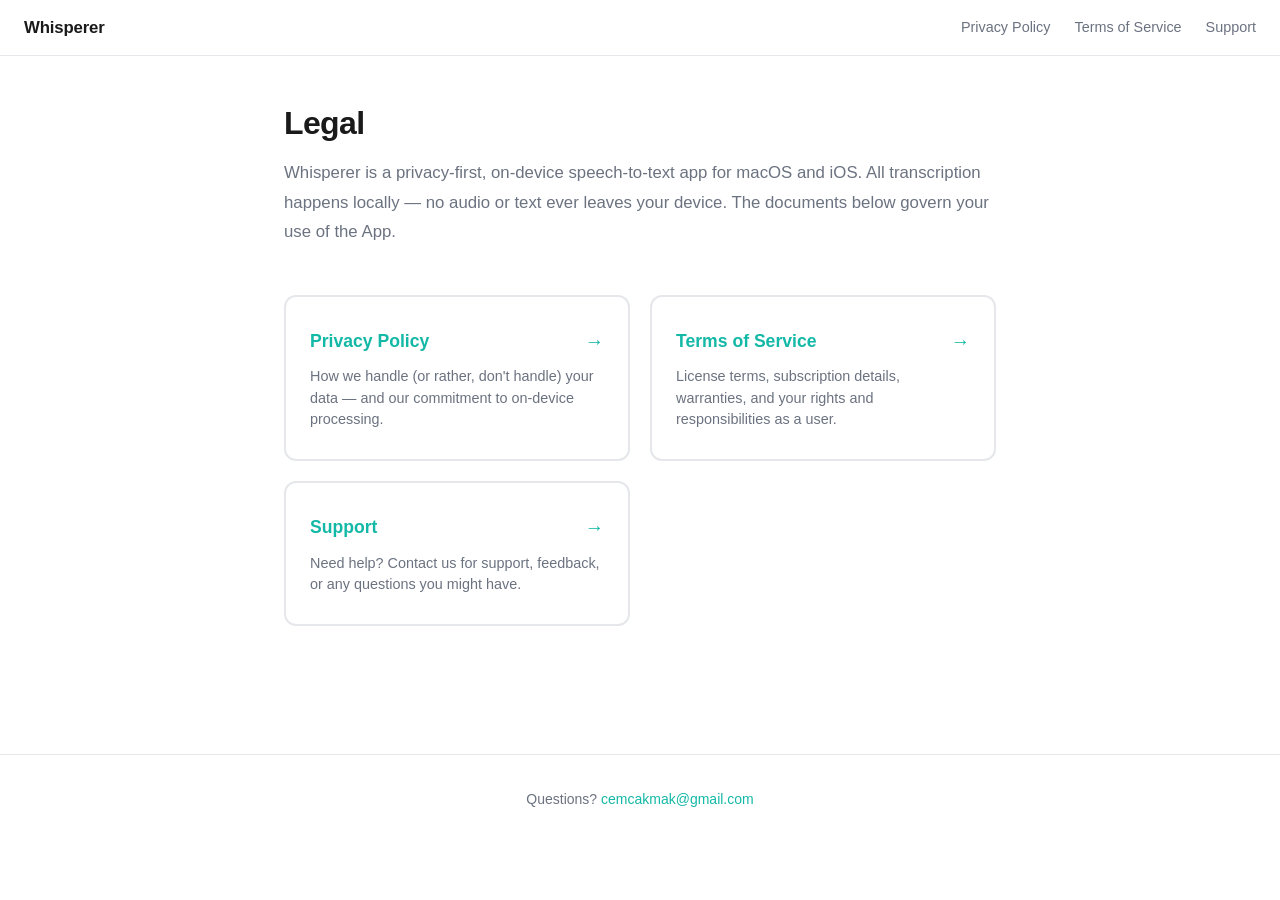
<file: index.html>
<!DOCTYPE html>
<html lang="en">
<head>
  <meta charset="UTF-8">
  <meta name="viewport" content="width=device-width, initial-scale=1.0">
  <title>Whisperer — Legal</title>
  <link rel="stylesheet" href="style.css">
</head>
<body>
  <nav>
    <span class="nav-brand">Whisperer</span>
    <div class="nav-links">
      <a href="privacy.html">Privacy Policy</a>
      <a href="terms.html">Terms of Service</a>
      <a href="support.html">Support</a>
    </div>
  </nav>

  <main>
    <h1>Legal</h1>
    <p class="intro">
      Whisperer is a privacy-first, on-device speech-to-text app for macOS and iOS.
      All transcription happens locally — no audio or text ever leaves your device.
      The documents below govern your use of the App.
    </p>

    <div class="cards">
      <a href="privacy.html" class="card">
        <div class="card-title">
          Privacy Policy
          <span class="arrow">→</span>
        </div>
        <p class="card-desc">How we handle (or rather, don't handle) your data — and our commitment to on-device processing.</p>
      </a>

      <a href="terms.html" class="card">
        <div class="card-title">
          Terms of Service
          <span class="arrow">→</span>
        </div>
        <p class="card-desc">License terms, subscription details, warranties, and your rights and responsibilities as a user.</p>
      </a>

      <a href="support.html" class="card">
        <div class="card-title">
          Support
          <span class="arrow">→</span>
        </div>
        <p class="card-desc">Need help? Contact us for support, feedback, or any questions you might have.</p>
      </a>
    </div>
  </main>

  <footer>
    <p>Questions? <a href="mailto:cemcakmak@gmail.com">cemcakmak@gmail.com</a></p>
  </footer>
</body>
</html>
</file>
<file: style.css>
:root {
  --teal: #14B8A6;
  --teal-dark: #0D9488;
  --text: #1a1a1a;
  --muted: #6b7280;
  --border: #e5e7eb;
  --bg: #ffffff;
}

*, *::before, *::after {
  box-sizing: border-box;
}

html {
  font-size: 16px;
}

body {
  margin: 0;
  background: var(--bg);
  color: var(--text);
  font-family: -apple-system, BlinkMacSystemFont, 'Segoe UI', Roboto, Helvetica, Arial, sans-serif;
  line-height: 1.75;
}

/* ── Nav ── */

nav {
  position: sticky;
  top: 0;
  z-index: 100;
  background: var(--bg);
  border-bottom: 1px solid var(--border);
  display: flex;
  align-items: center;
  justify-content: space-between;
  padding: 0 24px;
  height: 56px;
}

.nav-brand {
  font-weight: 700;
  font-size: 1.05rem;
  color: var(--text);
  letter-spacing: -0.01em;
}

.nav-links {
  display: flex;
  gap: 24px;
}

.nav-links a {
  color: var(--muted);
  text-decoration: none;
  font-size: 0.9rem;
  font-weight: 500;
  transition: color 0.15s;
}

.nav-links a:hover {
  color: var(--teal);
}

.nav-links a.active {
  color: var(--teal);
}

/* ── Main content ── */

main {
  max-width: 760px;
  margin: 0 auto;
  padding: 48px 24px 64px;
}

/* ── Typography ── */

h1 {
  font-size: 2rem;
  font-weight: 700;
  color: var(--text);
  letter-spacing: -0.02em;
  line-height: 1.2;
  margin: 0 0 8px;
}

h2 {
  font-size: 1.2rem;
  font-weight: 600;
  color: var(--text);
  border-bottom: 2px solid var(--teal);
  padding-bottom: 6px;
  margin: 48px 0 16px;
  letter-spacing: -0.01em;
}

h3 {
  font-size: 1rem;
  font-weight: 600;
  color: var(--muted);
  margin: 24px 0 8px;
}

p {
  font-size: 1rem;
  margin: 0 0 16px;
  color: var(--text);
}

ul, ol {
  margin: 0 0 16px;
  padding-left: 24px;
}

li {
  margin-bottom: 6px;
}

strong {
  font-weight: 600;
  color: #111;
}

a {
  color: var(--teal);
  text-decoration: none;
}

a:hover {
  text-decoration: underline;
}

/* ── Index page cards ── */

.intro {
  color: var(--muted);
  font-size: 1.05rem;
  margin: 16px 0 48px;
}

.cards {
  display: grid;
  grid-template-columns: 1fr 1fr;
  gap: 20px;
}

.card {
  display: block;
  border: 2px solid var(--border);
  border-radius: 12px;
  padding: 28px 24px;
  text-decoration: none;
  color: var(--text);
  transition: border-color 0.2s, box-shadow 0.2s;
}

.card:hover {
  border-color: var(--teal);
  box-shadow: 0 4px 16px rgba(20, 184, 166, 0.12);
  text-decoration: none;
}

.card-title {
  font-size: 1.1rem;
  font-weight: 600;
  color: var(--teal);
  display: flex;
  align-items: center;
  justify-content: space-between;
  margin-bottom: 8px;
}

.card-title .arrow {
  font-size: 1.2rem;
  transition: transform 0.2s;
}

.card:hover .arrow {
  transform: translateX(4px);
}

.card-desc {
  font-size: 0.9rem;
  color: var(--muted);
  line-height: 1.5;
  margin: 0;
}

/* ── Loading state ── */

.loading {
  color: var(--muted);
  font-style: italic;
}

/* ── Footer ── */

footer {
  margin-top: 64px;
  border-top: 1px solid var(--border);
  padding: 32px 24px;
  text-align: center;
}

footer p {
  margin: 0;
  font-size: 0.875rem;
  color: var(--muted);
}

footer a {
  color: var(--teal);
}

footer a:hover {
  text-decoration: underline;
}

/* ── Responsive ── */

@media (max-width: 600px) {
  nav {
    flex-direction: column;
    align-items: flex-start;
    height: auto;
    padding: 14px 16px;
    gap: 8px;
  }

  .nav-links {
    gap: 16px;
  }

  main {
    padding: 32px 16px 48px;
  }

  h1 {
    font-size: 1.6rem;
  }

  .cards {
    grid-template-columns: 1fr;
  }
}
</file>
